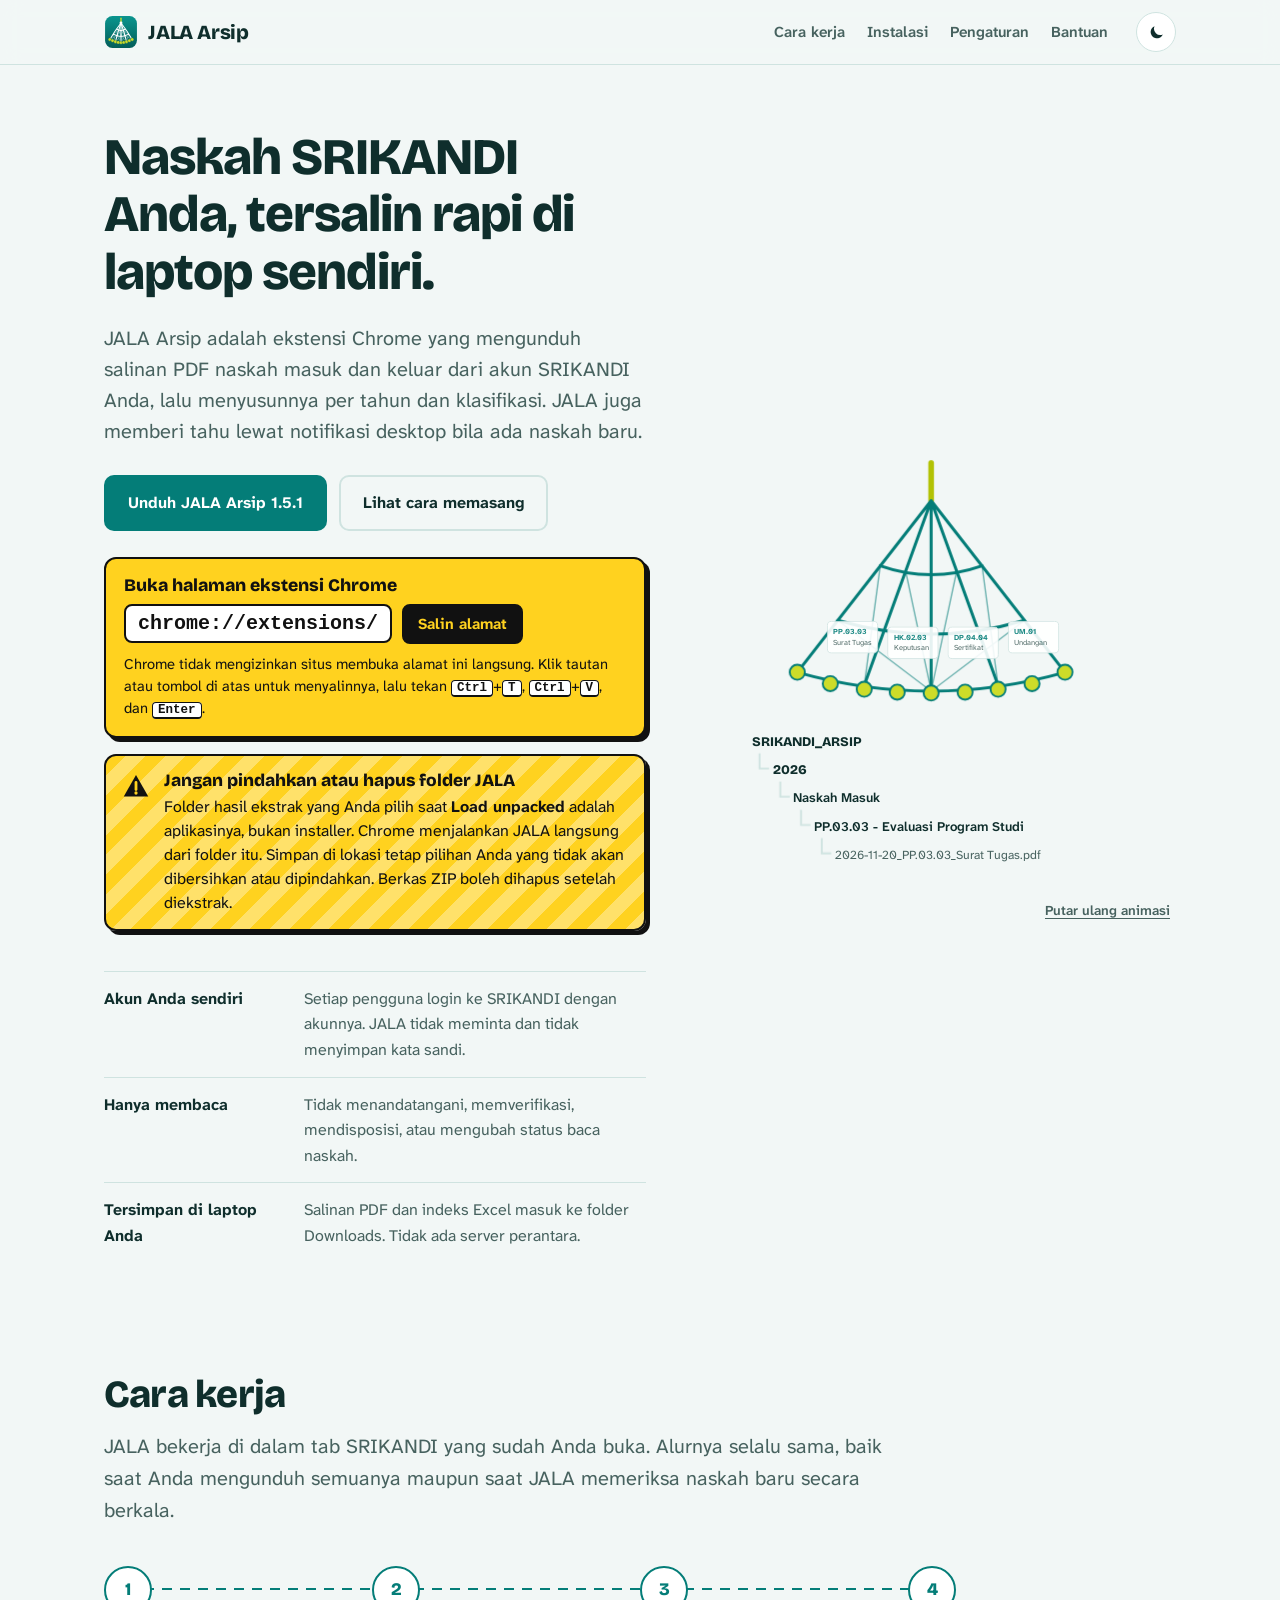
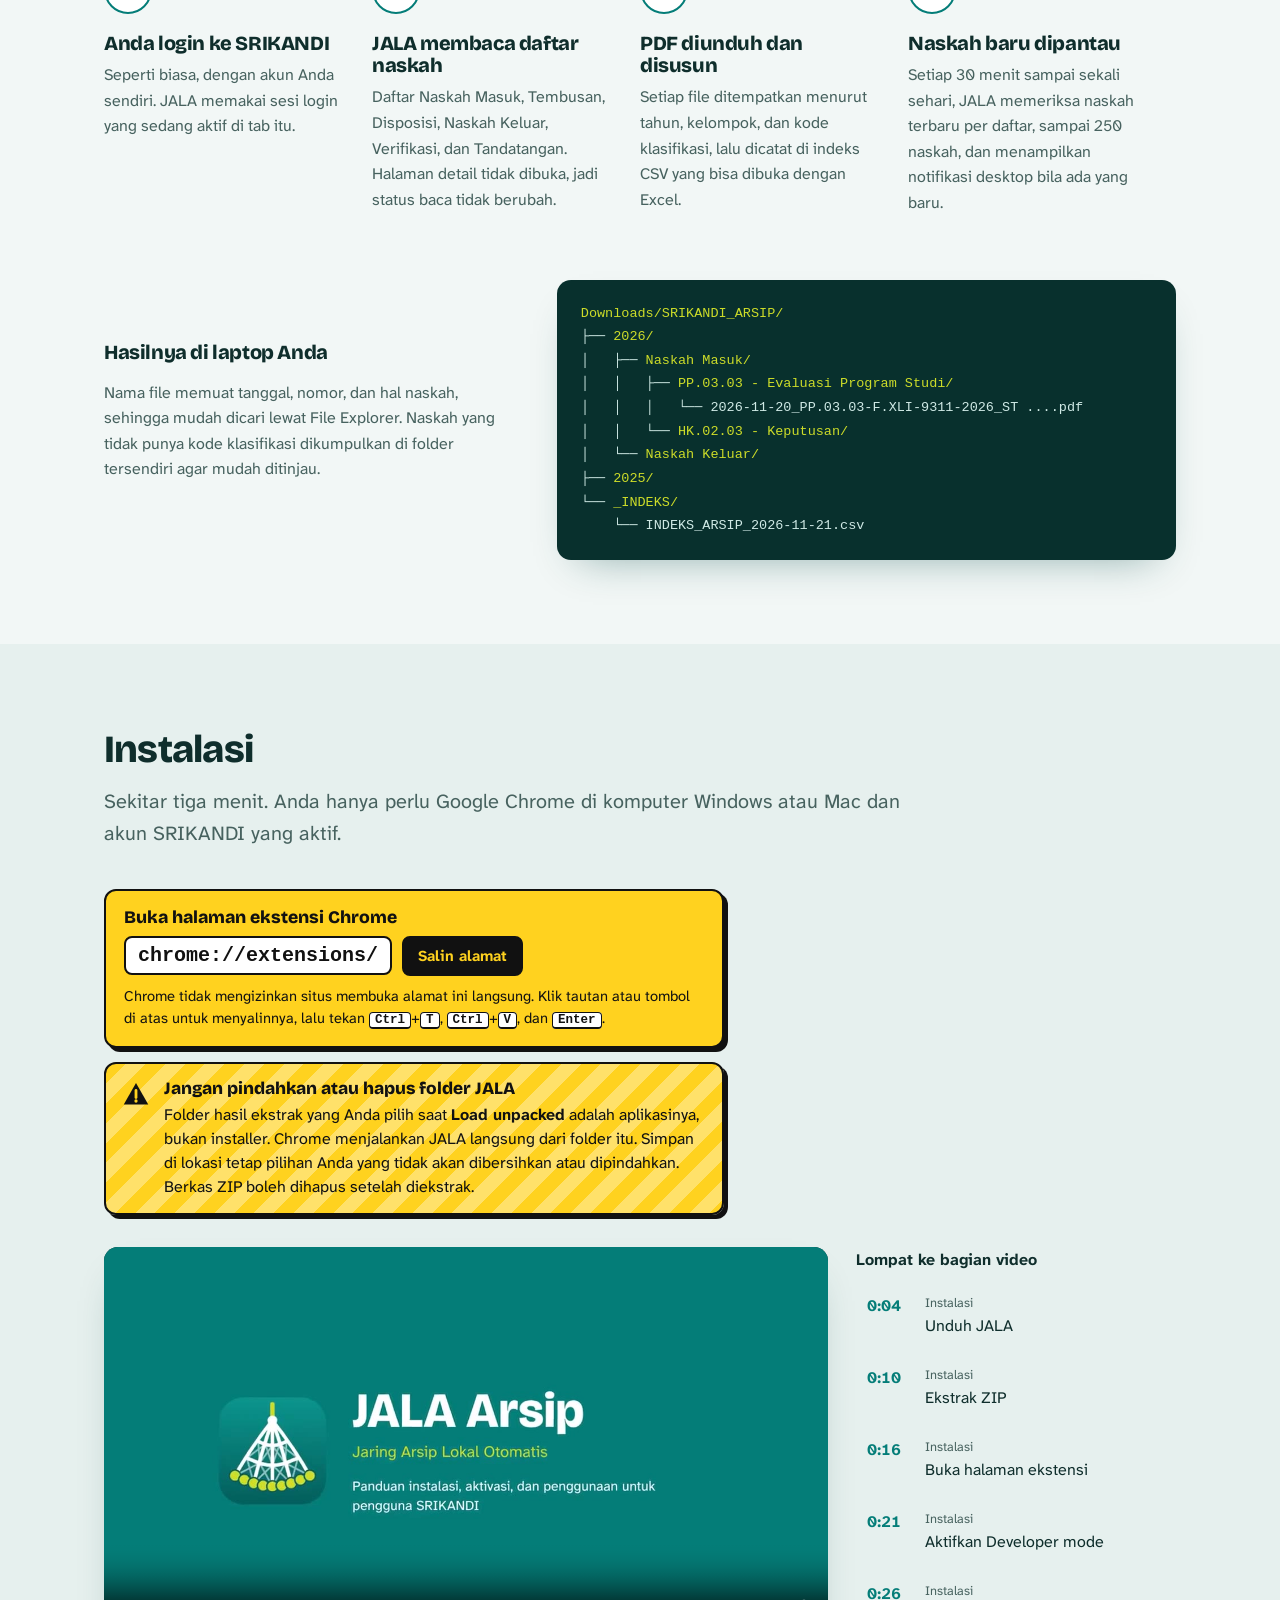
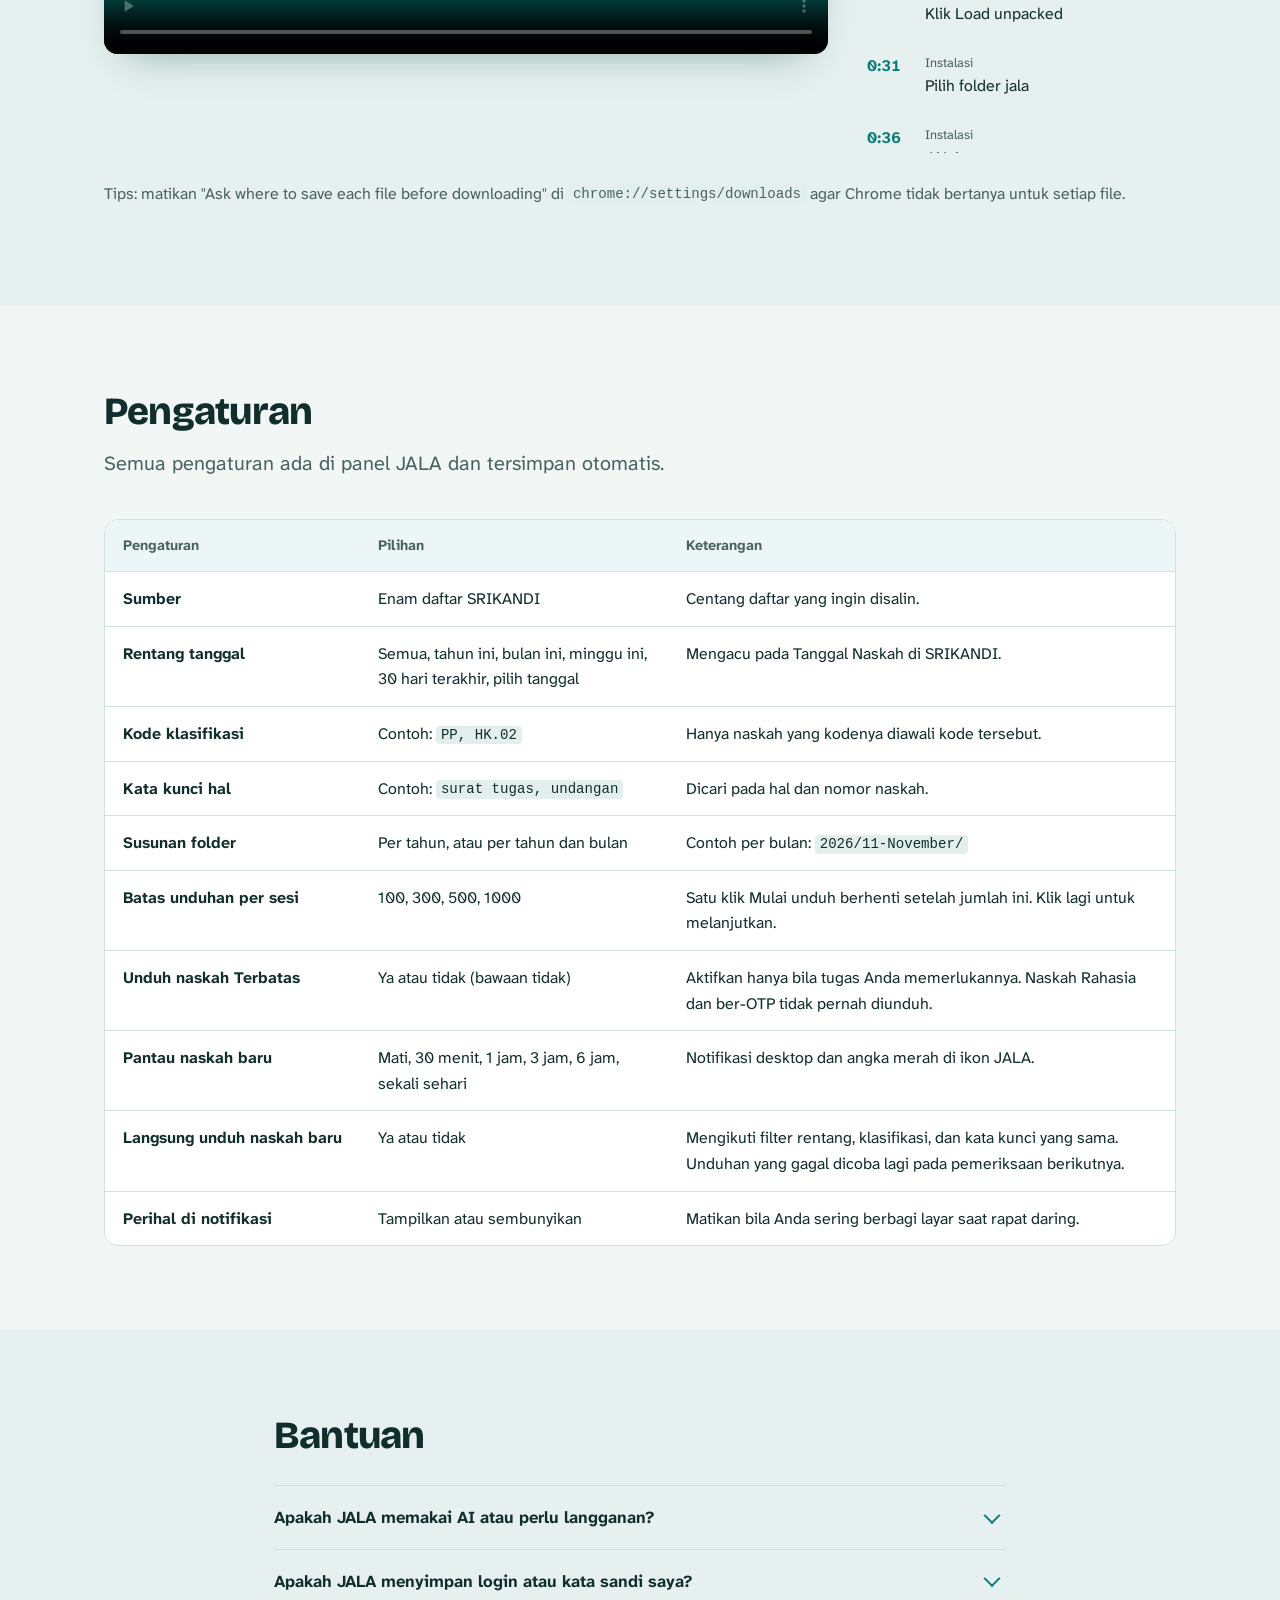
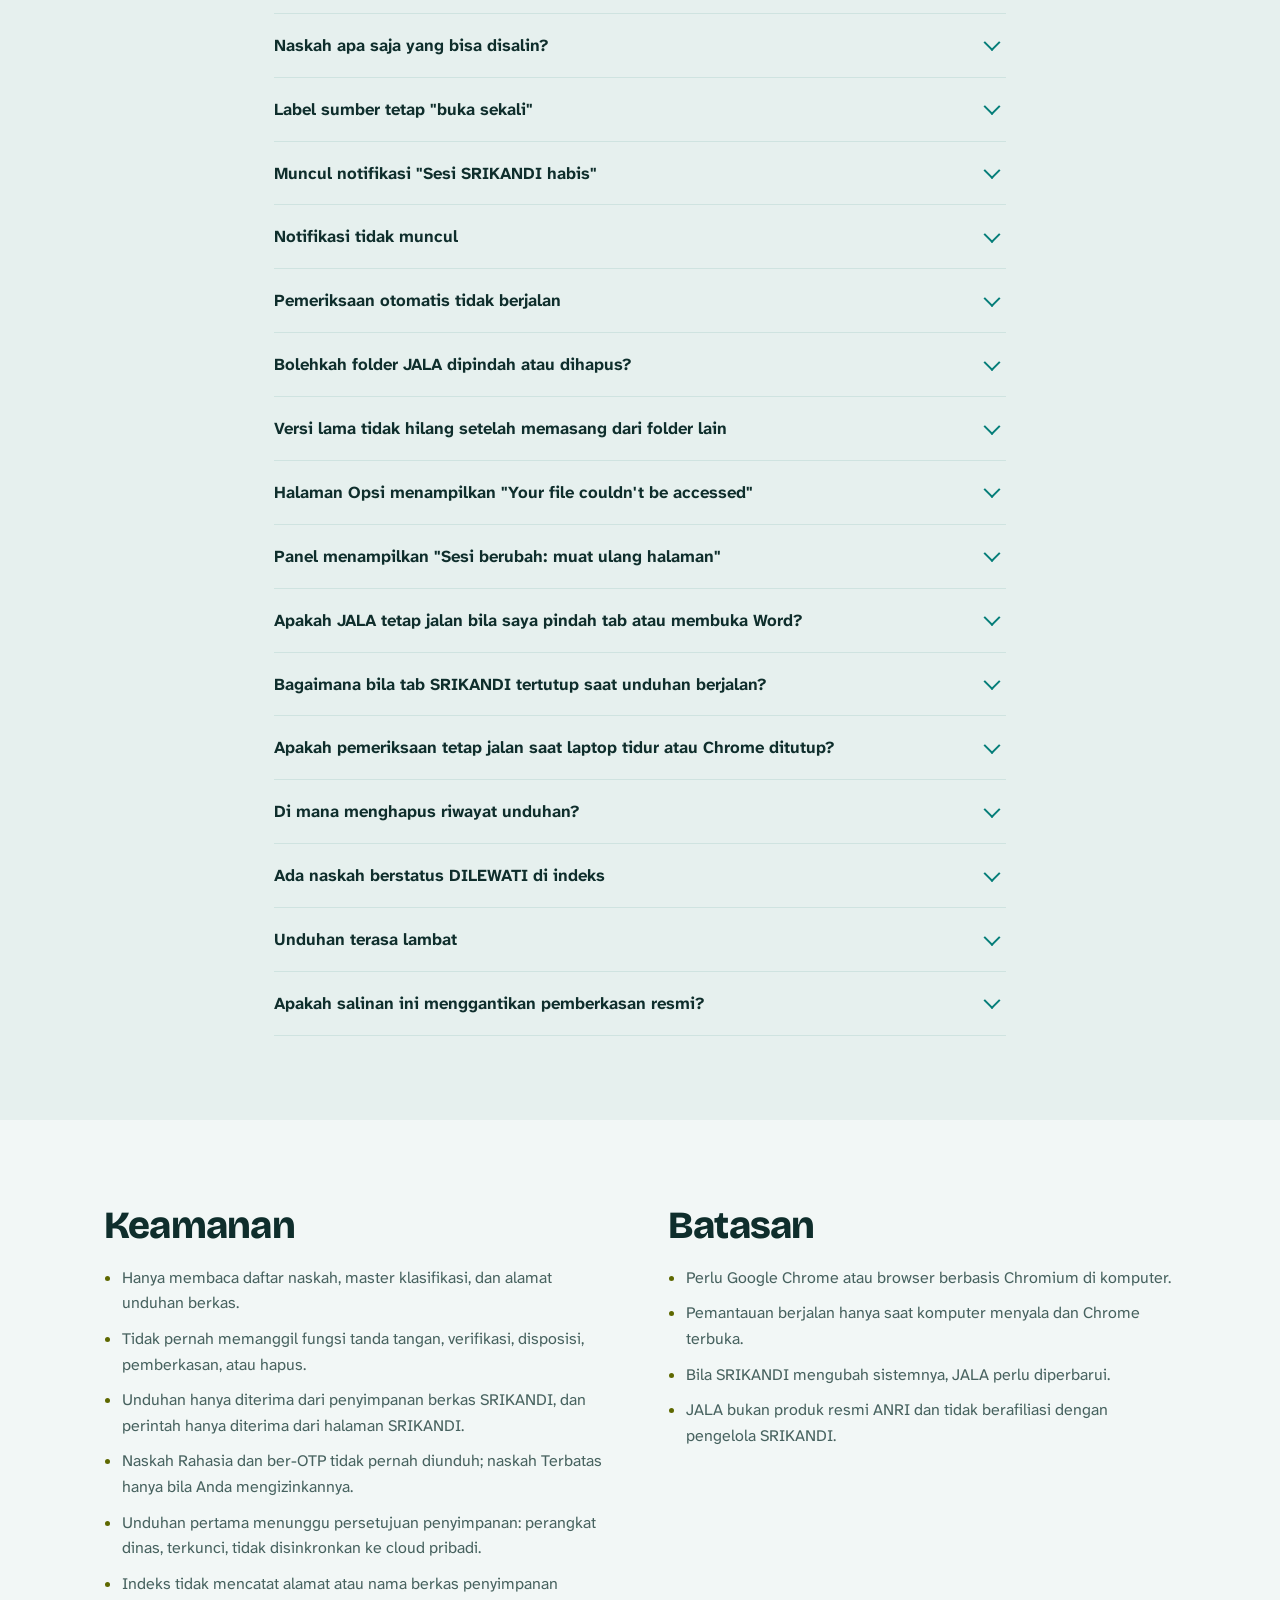
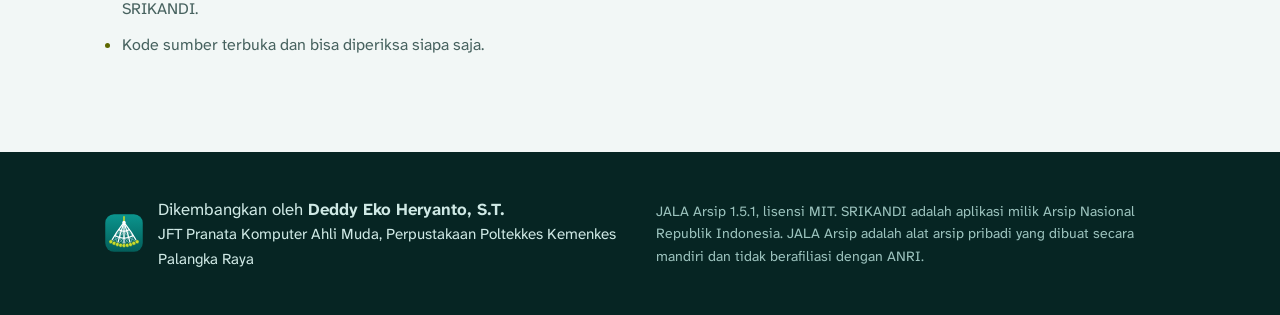
<file: docs/index.html>
<!doctype html>
<html lang="id" data-theme="light">
<head>
<meta charset="utf-8">
<meta name="viewport" content="width=device-width, initial-scale=1">
<title>JALA Arsip: salinan arsip pribadi untuk pengguna SRIKANDI</title>
<meta name="description" content="Ekstensi Chrome untuk menyalin naskah SRIKANDI Anda sendiri ke laptop, tersusun per tahun dan klasifikasi, dengan notifikasi naskah baru.">
<meta name="author" content="Deddy Eko Heryanto, S.T.">
<meta name="theme-color" content="#047D78">
<link rel="icon" href="assets/favicon-32.png" sizes="32x32">
<link rel="icon" href="assets/jala-icon.svg" type="image/svg+xml">
<link rel="apple-touch-icon" href="assets/apple-touch-icon.png">
<meta property="og:title" content="JALA Arsip">
<meta property="og:description" content="Naskah SRIKANDI Anda, tersalin rapi di laptop sendiri.">
<link rel="stylesheet" href="assets/fonts/fonts.css">
<link rel="stylesheet" href="assets/style.css">
<script>
  // Terapkan tema sebelum halaman digambar agar tidak berkedip.
  (function () {
    var t = null;
    try { t = localStorage.getItem('jala-theme'); } catch (e) {}
    if (!t) t = window.matchMedia && matchMedia('(prefers-color-scheme: dark)').matches ? 'dark' : 'light';
    document.documentElement.setAttribute('data-theme', t);
  })();
</script>
</head>
<body>
<a class="skip" href="#isi">Lewati ke isi</a>

<header class="top">
  <div class="wrap top-in">
    <a class="brand" href="#" aria-label="JALA Arsip, ke atas halaman">
      <img src="assets/jala-icon.svg" alt="" width="34" height="34">
      <span>JALA Arsip</span>
    </a>
    <nav aria-label="Navigasi utama">
      <a href="#cara-kerja">Cara kerja</a>
      <a href="#instalasi">Instalasi</a>
      <a href="#pengaturan">Pengaturan</a>
      <a href="#bantuan">Bantuan</a>
    </nav>
    <button class="theme" type="button" id="theme" aria-label="Ganti ke tema gelap">
      <svg class="i-moon" viewBox="0 0 24 24" aria-hidden="true"><path d="M20 14.5A8 8 0 0 1 9.5 4a8 8 0 1 0 10.5 10.5z"/></svg>
      <svg class="i-sun" viewBox="0 0 24 24" aria-hidden="true"><circle cx="12" cy="12" r="4.2"/><path d="M12 2.5v2.2M12 19.3v2.2M2.5 12h2.2M19.3 12h2.2M5.3 5.3l1.6 1.6M17.1 17.1l1.6 1.6M5.3 18.7l1.6-1.6M17.1 6.9l1.6-1.6"/></svg>
    </button>
  </div>
</header>

<main id="isi">
  <!-- HERO -->
  <section class="hero">
    <div class="wrap hero-in">
      <div class="hero-copy">
        <h1>Naskah SRIKANDI Anda, tersalin rapi di laptop sendiri.</h1>
        <p class="lead">JALA Arsip adalah ekstensi Chrome yang mengunduh salinan PDF naskah masuk dan keluar dari akun SRIKANDI Anda, lalu menyusunnya per tahun dan klasifikasi. JALA juga memberi tahu lewat notifikasi desktop bila ada naskah baru.</p>
        <div class="cta">
          <a class="btn primary" href="download/jala-arsip-v1.5.1.zip" download>Unduh JALA Arsip 1.5.1</a>
          <a class="btn ghost" href="#instalasi">Lihat cara memasang</a>
        </div>
        <div class="ext-link" id="ext-hero">
          <p class="ext-title">Buka halaman ekstensi Chrome</p>
          <div class="ext-row">
            <a class="chrome-link" href="chrome://extensions/" target="_blank" rel="noopener" data-copy="chrome://extensions/">chrome://extensions/</a>
            <button type="button" class="copy-btn" data-copy="chrome://extensions/">Salin alamat</button>
          </div>
          <p class="ext-hint" role="status">Chrome tidak mengizinkan situs membuka alamat ini langsung. Klik tautan atau tombol di atas untuk menyalinnya, lalu tekan <kbd>Ctrl</kbd>+<kbd>T</kbd>, <kbd>Ctrl</kbd>+<kbd>V</kbd>, dan <kbd>Enter</kbd>.</p>
        </div>
        <div class="folder-warn" id="warn-hero" role="note">
          <svg viewBox="0 0 24 24" width="28" height="28" aria-hidden="true"><path d="M12 2.5 22.5 21h-21z" fill="#111111"/><path d="M12 9v6" stroke="#FFD21F" stroke-width="2.4" stroke-linecap="round"/><circle cx="12" cy="18" r="1.4" fill="#FFD21F"/></svg>
          <div>
            <p class="fw-title">Jangan pindahkan atau hapus folder JALA</p>
            <p>Folder hasil ekstrak yang Anda pilih saat <b>Load unpacked</b> adalah aplikasinya, bukan installer. Chrome menjalankan JALA langsung dari folder itu. Simpan di lokasi tetap pilihan Anda yang tidak akan dibersihkan atau dipindahkan. Berkas ZIP boleh dihapus setelah diekstrak.</p>
          </div>
        </div>
        <dl class="promise">
          <div><dt>Akun Anda sendiri</dt><dd>Setiap pengguna login ke SRIKANDI dengan akunnya. JALA tidak meminta dan tidak menyimpan kata sandi.</dd></div>
          <div><dt>Hanya membaca</dt><dd>Tidak menandatangani, memverifikasi, mendisposisi, atau mengubah status baca naskah.</dd></div>
          <div><dt>Tersimpan di laptop Anda</dt><dd>Salinan PDF dan indeks Excel masuk ke folder Downloads. Tidak ada server perantara.</dd></div>
        </dl>
      </div>

      <figure class="cast" aria-label="Ilustrasi: jala menangkap naskah lalu menyusunnya ke folder per tahun dan klasifikasi">
        <svg id="cast" viewBox="0 0 520 470" role="img" aria-hidden="true">
          <g class="net">
            <line class="rope" x1="260" y1="0" x2="260" y2="40"/>
            <g class="mesh">
              <path d="M260 40 L118 222 M260 40 L189 236 M260 40 L260 242 M260 40 L331 236 M260 40 L402 222"/>
              <path d="M206 109 Q260 128 314 109 M161 167 Q260 196 359 167 M118 222 Q260 262 402 222"/>
              <path class="thin" d="M206 109 L189 236 M314 109 L331 236 M233 115 L260 242 M287 115 L260 242 M161 167 L260 242 M359 167 L260 242"/>
            </g>
            <g class="weights">
              <circle cx="118" cy="222" r="8"/><circle cx="153" cy="234" r="8"/><circle cx="189" cy="240" r="8"/><circle cx="224" cy="243" r="8"/><circle cx="260" cy="244" r="8"/><circle cx="296" cy="243" r="8"/><circle cx="331" cy="240" r="8"/><circle cx="367" cy="234" r="8"/><circle cx="402" cy="222" r="8"/>
            </g>
          </g>
          <g class="stream">
            <g class="doc d1"><rect width="86" height="54" rx="7"/><text x="10" y="22">PP.03.03</text><text x="10" y="40" class="s">Surat Tugas</text></g>
            <g class="doc d2"><rect width="86" height="54" rx="7"/><text x="10" y="22">HK.02.03</text><text x="10" y="40" class="s">Keputusan</text></g>
            <g class="doc d3"><rect width="86" height="54" rx="7"/><text x="10" y="22">DP.04.04</text><text x="10" y="40" class="s">Sertifikat</text></g>
            <g class="doc d4"><rect width="86" height="54" rx="7"/><text x="10" y="22">UM.01</text><text x="10" y="40" class="s">Undangan</text></g>
          </g>
          <g class="tree" transform="translate(70 300)">
            <text class="t0" x="0" y="0">SRIKANDI_ARSIP</text>
            <text class="t1" x="22" y="30">2026</text>
            <text class="t2" x="44" y="60">Naskah Masuk</text>
            <text class="t3" x="66" y="90">PP.03.03 - Evaluasi Program Studi</text>
            <text class="t4" x="88" y="120">2026-11-20_PP.03.03_Surat Tugas.pdf</text>
            <path class="branch" d="M8 8 V24 H18 M30 38 V54 H40 M52 68 V84 H62 M74 98 V114 H84"/>
          </g>
        </svg>
        <button class="replay" type="button" id="replay">Putar ulang animasi</button>
      </figure>
    </div>
  </section>

  <!-- CARA KERJA -->
  <section id="cara-kerja" class="band">
    <div class="wrap">
      <h2>Cara kerja</h2>
      <p class="intro">JALA bekerja di dalam tab SRIKANDI yang sudah Anda buka. Alurnya selalu sama, baik saat Anda mengunduh semuanya maupun saat JALA memeriksa naskah baru secara berkala.</p>
      <ol class="flow">
        <li><h3>Anda login ke SRIKANDI</h3><p>Seperti biasa, dengan akun Anda sendiri. JALA memakai sesi login yang sedang aktif di tab itu.</p></li>
        <li><h3>JALA membaca daftar naskah</h3><p>Daftar Naskah Masuk, Tembusan, Disposisi, Naskah Keluar, Verifikasi, dan Tandatangan. Halaman detail tidak dibuka, jadi status baca tidak berubah.</p></li>
        <li><h3>PDF diunduh dan disusun</h3><p>Setiap file ditempatkan menurut tahun, kelompok, dan kode klasifikasi, lalu dicatat di indeks CSV yang bisa dibuka dengan Excel.</p></li>
        <li><h3>Naskah baru dipantau</h3><p>Setiap 30 menit sampai sekali sehari, JALA memeriksa naskah terbaru per daftar, sampai 250 naskah, dan menampilkan notifikasi desktop bila ada yang baru.</p></li>
      </ol>

      <div class="result">
        <div>
          <h3>Hasilnya di laptop Anda</h3>
          <p>Nama file memuat tanggal, nomor, dan hal naskah, sehingga mudah dicari lewat File Explorer. Naskah yang tidak punya kode klasifikasi dikumpulkan di folder tersendiri agar mudah ditinjau.</p>
        </div>
<pre class="tree-box" aria-label="Contoh susunan folder"><span class="f">Downloads/SRIKANDI_ARSIP/</span>
├── <span class="f">2026/</span>
│   ├── <span class="f">Naskah Masuk/</span>
│   │   ├── <span class="f">PP.03.03 - Evaluasi Program Studi/</span>
│   │   │   └── 2026-11-20_PP.03.03-F.XLI-9311-2026_ST ....pdf
│   │   └── <span class="f">HK.02.03 - Keputusan/</span>
│   └── <span class="f">Naskah Keluar/</span>
├── <span class="f">2025/</span>
└── <span class="f">_INDEKS/</span>
    └── INDEKS_ARSIP_2026-11-21.csv</pre>
      </div>
    </div>
  </section>

  <!-- INSTALASI -->
  <section id="instalasi" class="band alt">
    <div class="wrap">
      <h2>Instalasi</h2>
      <p class="intro">Sekitar tiga menit. Anda hanya perlu Google Chrome di komputer Windows atau Mac dan akun SRIKANDI yang aktif.</p>

      <div class="ext-link" id="ext-install">
          <p class="ext-title">Buka halaman ekstensi Chrome</p>
          <div class="ext-row">
            <a class="chrome-link" href="chrome://extensions/" target="_blank" rel="noopener" data-copy="chrome://extensions/">chrome://extensions/</a>
            <button type="button" class="copy-btn" data-copy="chrome://extensions/">Salin alamat</button>
          </div>
          <p class="ext-hint" role="status">Chrome tidak mengizinkan situs membuka alamat ini langsung. Klik tautan atau tombol di atas untuk menyalinnya, lalu tekan <kbd>Ctrl</kbd>+<kbd>T</kbd>, <kbd>Ctrl</kbd>+<kbd>V</kbd>, dan <kbd>Enter</kbd>.</p>
        </div>
        <div class="folder-warn" id="warn-install" role="note">
          <svg viewBox="0 0 24 24" width="28" height="28" aria-hidden="true"><path d="M12 2.5 22.5 21h-21z" fill="#111111"/><path d="M12 9v6" stroke="#FFD21F" stroke-width="2.4" stroke-linecap="round"/><circle cx="12" cy="18" r="1.4" fill="#FFD21F"/></svg>
          <div>
            <p class="fw-title">Jangan pindahkan atau hapus folder JALA</p>
            <p>Folder hasil ekstrak yang Anda pilih saat <b>Load unpacked</b> adalah aplikasinya, bukan installer. Chrome menjalankan JALA langsung dari folder itu. Simpan di lokasi tetap pilihan Anda yang tidak akan dibersihkan atau dipindahkan. Berkas ZIP boleh dihapus setelah diekstrak.</p>
          </div>
        </div>

      <div class="player" id="player">
        <video id="video" controls preload="metadata" playsinline poster="media/jala-panduan-poster.jpg">
          <source src="media/jala-panduan.mp4" type="video/mp4">
          <track kind="captions" src="media/jala-panduan.vtt" srclang="id" label="Bahasa Indonesia">
          Peramban Anda tidak bisa memutar video. <a href="media/jala-panduan.mp4">Unduh videonya</a>.
        </video>
        <div class="chapters">
          <p class="chap-title">Lompat ke bagian video</p>
          <ol class="steps" id="steps"></ol>
        </div>
      </div>

      <p class="note">Tips: matikan "Ask where to save each file before downloading" di <code>chrome://settings/downloads</code> agar Chrome tidak bertanya untuk setiap file.</p>
    </div>
  </section>

  <!-- PENGATURAN -->
  <section id="pengaturan" class="band">
    <div class="wrap">
      <h2>Pengaturan</h2>
      <p class="intro">Semua pengaturan ada di panel JALA dan tersimpan otomatis.</p>
      <div class="table-wrap">
        <table>
          <thead><tr><th scope="col">Pengaturan</th><th scope="col">Pilihan</th><th scope="col">Keterangan</th></tr></thead>
          <tbody>
            <tr><th scope="row">Sumber</th><td>Enam daftar SRIKANDI</td><td>Centang daftar yang ingin disalin.</td></tr>
            <tr><th scope="row">Rentang tanggal</th><td>Semua, tahun ini, bulan ini, minggu ini, 30 hari terakhir, pilih tanggal</td><td>Mengacu pada Tanggal Naskah di SRIKANDI.</td></tr>
            <tr><th scope="row">Kode klasifikasi</th><td>Contoh: <code>PP, HK.02</code></td><td>Hanya naskah yang kodenya diawali kode tersebut.</td></tr>
            <tr><th scope="row">Kata kunci hal</th><td>Contoh: <code>surat tugas, undangan</code></td><td>Dicari pada hal dan nomor naskah.</td></tr>
            <tr><th scope="row">Susunan folder</th><td>Per tahun, atau per tahun dan bulan</td><td>Contoh per bulan: <code>2026/11-November/</code></td></tr>
            <tr><th scope="row">Batas unduhan per sesi</th><td>100, 300, 500, 1000</td><td>Satu klik Mulai unduh berhenti setelah jumlah ini. Klik lagi untuk melanjutkan.</td></tr>
            <tr><th scope="row">Unduh naskah Terbatas</th><td>Ya atau tidak (bawaan tidak)</td><td>Aktifkan hanya bila tugas Anda memerlukannya. Naskah Rahasia dan ber-OTP tidak pernah diunduh.</td></tr>
            <tr><th scope="row">Pantau naskah baru</th><td>Mati, 30 menit, 1 jam, 3 jam, 6 jam, sekali sehari</td><td>Notifikasi desktop dan angka merah di ikon JALA.</td></tr>
            <tr><th scope="row">Langsung unduh naskah baru</th><td>Ya atau tidak</td><td>Mengikuti filter rentang, klasifikasi, dan kata kunci yang sama. Unduhan yang gagal dicoba lagi pada pemeriksaan berikutnya.</td></tr>
            <tr><th scope="row">Perihal di notifikasi</th><td>Tampilkan atau sembunyikan</td><td>Matikan bila Anda sering berbagi layar saat rapat daring.</td></tr>
          </tbody>
        </table>
      </div>
    </div>
  </section>

  <!-- BANTUAN -->
  <section id="bantuan" class="band alt">
    <div class="wrap narrow">
      <h2>Bantuan</h2>
      <div class="faq">
        <details><summary>Apakah JALA memakai AI atau perlu langganan?</summary><p>Tidak. JALA adalah skrip otomasi biasa yang berjalan di Chrome. Gratis, tanpa akun tambahan, dan tanpa mengirim naskah ke layanan AI mana pun.</p></details>
        <details><summary>Apakah JALA menyimpan login atau kata sandi saya?</summary><p>Tidak. JALA memakai sesi login SRIKANDI yang sedang aktif di tab Anda, hanya di memori tab itu. Yang disimpan hanyalah pengaturan dan daftar ID naskah yang sudah dilihat atau diunduh.</p></details>
        <details><summary>Naskah apa saja yang bisa disalin?</summary><p>Hanya naskah yang memang bisa Anda lihat di SRIKANDI dengan akun Anda: yang ditujukan, ditembuskan, didisposisikan, diverifikasi, ditandatangani, atau dibuat oleh Anda. JALA tidak membuka akses baru.</p></details>
        <details><summary>Label sumber tetap "buka sekali"</summary><p>Klik tautan "buka" di sebelah sumber tersebut, atau buka daftarnya dari menu SRIKANDI. JALA mempelajari alamat daftar saat halaman itu dimuat dan mengingatnya untuk seterusnya.</p></details>
        <details><summary>Muncul notifikasi "Sesi SRIKANDI habis"</summary><p>Login ulang ke SRIKANDI di Chrome. Pemeriksaan berikutnya akan berjalan normal. JALA tidak bisa login sendiri karena memang tidak menyimpan kata sandi.</p></details>
        <details><summary>Notifikasi tidak muncul</summary><p>Klik Tes notifikasi di panel JALA. Kalau tetap tidak muncul, buka Settings Windows, lalu System, Notifications, dan pastikan Google Chrome aktif serta mode Do not disturb mati.</p></details>
        <details><summary>Pemeriksaan otomatis tidak berjalan</summary><p>Pemeriksaan hanya berjalan saat komputer menyala dan Chrome terbuka. Kalau laptop tidur atau Chrome ditutup, pemeriksaan dilanjutkan pada jadwal berikutnya.</p></details>
        <details><summary>Bolehkah folder JALA dipindah atau dihapus?</summary><p>Tidak, selama JALA dipakai. Chrome menjalankan JALA langsung dari folder itu. Bila terlanjur dipindah, klik Load unpacked di chrome://extensions dan pilih folder di lokasi barunya. Mulai versi 1.4, kartu lama otomatis tergantikan dan riwayat tetap tersimpan. Yang boleh dihapus hanyalah berkas ZIP hasil unduhan.</p></details>
        <details><summary>Versi lama tidak hilang setelah memasang dari folder lain</summary><p>Versi sebelum 1.4 belum punya ID tetap, jadi setiap folder dianggap ekstensi berbeda. Buka chrome://extensions dan klik Remove pada semua JALA versi lama. Mulai 1.4, ID-nya tetap (bgpfanedbfemacdgbgbnhmjmgaaahagp), sehingga memasang dari folder lain langsung menggantikan versi sebelumnya.</p></details>
        <details><summary>Halaman Opsi menampilkan "Your file couldn't be accessed"</summary><p>JALA itu terpasang dari folder yang sudah dipindah, dihapus, atau isinya ditimpa versi lain. Hapus entrinya di chrome://extensions, lalu pasang ulang dari folder yang tetap dan jangan dipindahkan selama JALA dipakai.</p></details>
        <details><summary>Panel menampilkan "Sesi berubah: muat ulang halaman"</summary><p>JALA mendeteksi token sesi yang berbeda di halaman yang sama dan berhenti demi keamanan. Tekan F5 di tab SRIKANDI, lalu jalankan lagi.</p></details>
        <details><summary>Apakah JALA tetap jalan bila saya pindah tab atau membuka Word?</summary><p>Ya. Pindah tab atau membuka aplikasi lain seperti Word tidak menghentikan JALA, selama Chrome tetap terbuka dan tab SRIKANDI tidak ditutup. Tab di latar belakang bisa berjalan lebih lambat.</p></details>
        <details><summary>Bagaimana bila tab SRIKANDI tertutup saat unduhan berjalan?</summary><p>Antrean unduhan ikut berhenti. File yang sudah selesai tetap ada. Buka lagi SRIKANDI, klik JALA, lalu klik Mulai unduh: file yang sudah tersimpan dilewati dan proses dilanjutkan. Untuk pemantauan terjadwal, JALA bisa membuka tab SRIKANDI sendiri di latar belakang bila opsi itu aktif.</p></details>
        <details><summary>Apakah pemeriksaan tetap jalan saat laptop tidur atau Chrome ditutup?</summary><p>Tidak. JALA tidak membangunkan komputer. Pemeriksaan dilanjutkan pada jadwal berikutnya setelah Chrome kembali aktif.</p></details>
        <details><summary>Di mana menghapus riwayat unduhan?</summary><p>Klik kanan ikon JALA Arsip di toolbar Chrome, lalu pilih Opsi. Tombol penghapus sengaja ditempatkan di halaman itu agar tidak bisa dipicu dari situs mana pun.</p></details>
        <details><summary>Ada naskah berstatus DILEWATI di indeks</summary><p>Naskah tersebut dilindungi OTP di SRIKANDI. Buka dan unduh secara manual dari SRIKANDI.</p></details>
        <details><summary>Unduhan terasa lambat</summary><p>Lihat log di panel: setiap baris menampilkan waktu mengambil alamat file dan waktu unduh. Naikkan "Unduhan bersamaan" menjadi 3 bila koneksi stabil, dan biarkan tab SRIKANDI terlihat selama unduhan penuh.</p></details>
        <details><summary>Apakah salinan ini menggantikan pemberkasan resmi?</summary><p>Tidak. JALA membuat salinan cadangan pribadi. Arsip dinamis yang sah tetap dikelola melalui menu Pemberkasan Arsip Aktif di SRIKANDI.</p></details>
      </div>
    </div>
  </section>

  <!-- KEAMANAN & BATASAN -->
  <section class="band">
    <div class="wrap two">
      <div>
        <h2>Keamanan</h2>
        <ul class="plain">
          <li>Hanya membaca daftar naskah, master klasifikasi, dan alamat unduhan berkas.</li>
          <li>Tidak pernah memanggil fungsi tanda tangan, verifikasi, disposisi, pemberkasan, atau hapus.</li>
          <li>Unduhan hanya diterima dari penyimpanan berkas SRIKANDI, dan perintah hanya diterima dari halaman SRIKANDI.</li>
          <li>Naskah Rahasia dan ber-OTP tidak pernah diunduh; naskah Terbatas hanya bila Anda mengizinkannya.</li>
          <li>Unduhan pertama menunggu persetujuan penyimpanan: perangkat dinas, terkunci, tidak disinkronkan ke cloud pribadi.</li>
          <li>Indeks tidak mencatat alamat atau nama berkas penyimpanan SRIKANDI.</li>
          <li>Kode sumber terbuka dan bisa diperiksa siapa saja.</li>
        </ul>
      </div>
      <div>
        <h2>Batasan</h2>
        <ul class="plain">
          <li>Perlu Google Chrome atau browser berbasis Chromium di komputer.</li>
          <li>Pemantauan berjalan hanya saat komputer menyala dan Chrome terbuka.</li>
          <li>Bila SRIKANDI mengubah sistemnya, JALA perlu diperbarui.</li>
          <li>JALA bukan produk resmi ANRI dan tidak berafiliasi dengan pengelola SRIKANDI.</li>
        </ul>
      </div>
    </div>
  </section>
</main>

<footer class="foot">
  <div class="wrap foot-in">
    <div class="who">
      <img src="assets/jala-icon.svg" alt="" width="40" height="40">
      <div>
        <p class="dev">Dikembangkan oleh <b>Deddy Eko Heryanto, S.T.</b></p>
        <p>JFT Pranata Komputer Ahli Muda, Perpustakaan Poltekkes Kemenkes Palangka Raya</p>
      </div>
    </div>
    <p class="legal">JALA Arsip 1.5.1, lisensi MIT. SRIKANDI adalah aplikasi milik Arsip Nasional Republik Indonesia. JALA Arsip adalah alat arsip pribadi yang dibuat secara mandiri dan tidak berafiliasi dengan ANRI.</p>
  </div>
</footer>

<script src="assets/chapters.js"></script>
<script src="assets/app.js"></script>
</body>
</html>
</file>
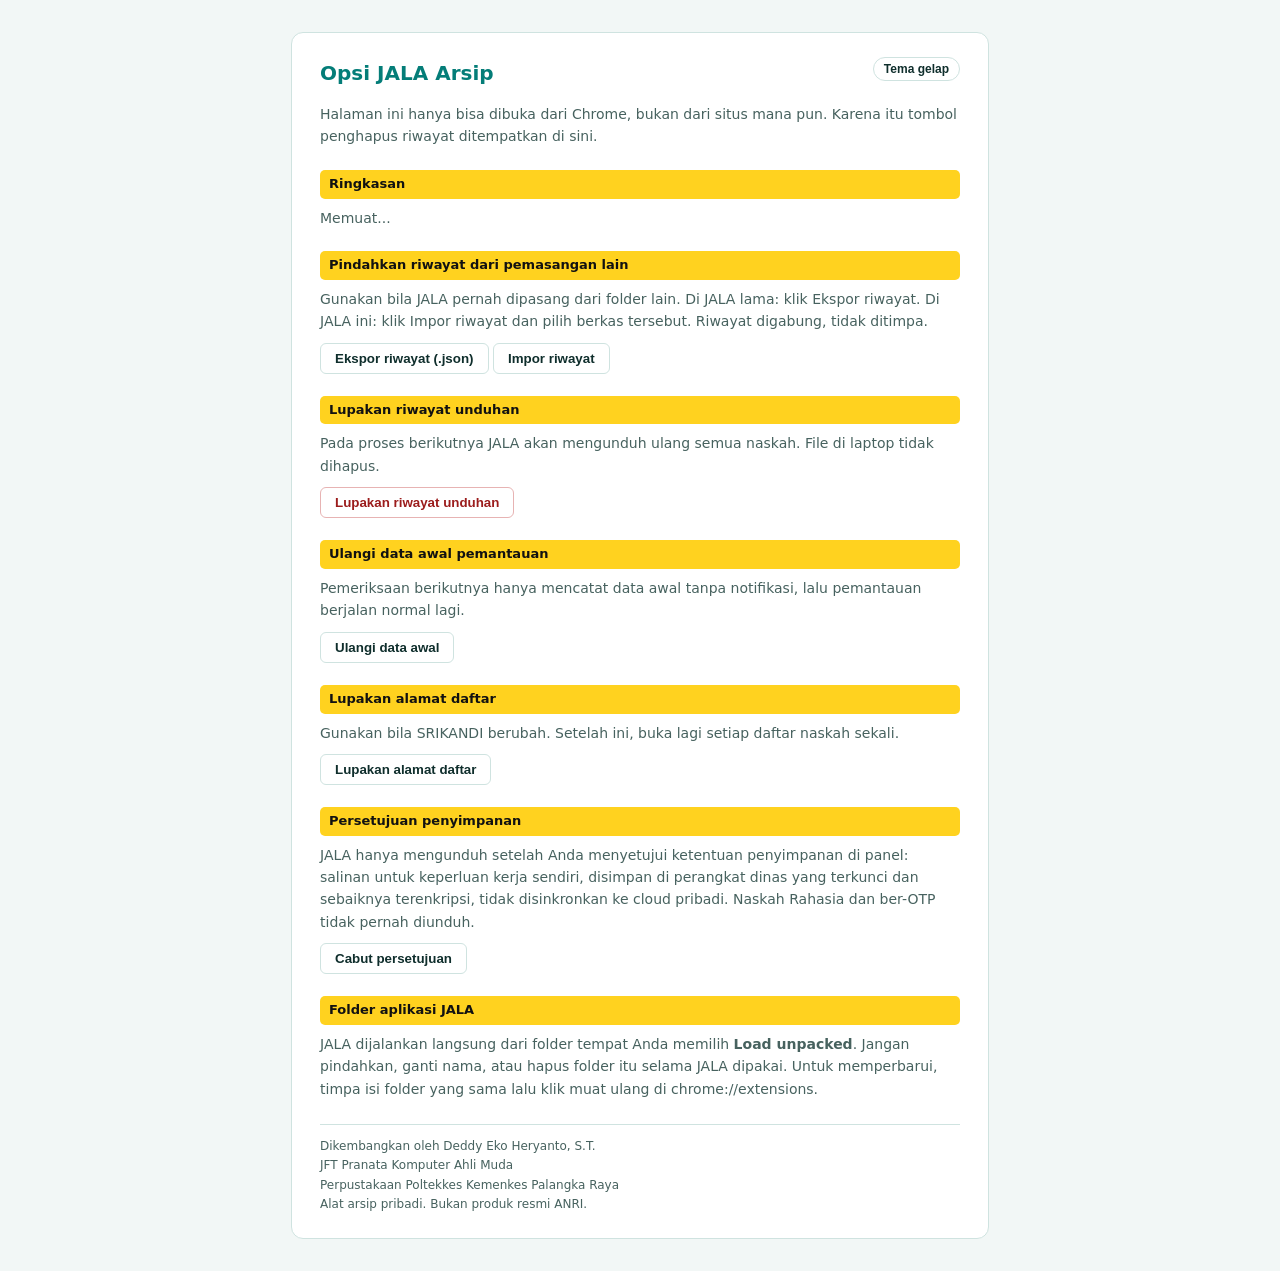
<file: extension/options.html>
<!doctype html>
<html lang="id">
<head>
<meta charset="utf-8">
<title>Opsi JALA Arsip</title>
<style>
  :root{--bg:#F2F7F6;--card:#FFFFFF;--ink:#0F2E2C;--muted:#47625F;--line:#CFE3E0;--accent:#047D78;--btn:#FFFFFF;--danger:#9B1C1C;--danger-line:#E7B3B3}
  :root[data-theme=dark]{--bg:#062523;--card:#0B3431;--ink:#E4F3F1;--muted:#9CC3BE;--line:#17504C;--accent:#00B9AD;--btn:#082D2B;--danger:#FF9C9C;--danger-line:#7A3B3B}
  body{font:14px/1.6 system-ui,"Segoe UI",sans-serif;color:var(--ink);background:var(--bg);margin:0;padding:32px}
  main{max-width:640px;margin:0 auto;background:var(--card);border:1px solid var(--line);border-radius:12px;padding:24px 28px}
  h1{font-size:20px;color:var(--accent);margin:0 0 4px}
  h2{font-size:13px;margin:22px 0 8px;background:#FFD21F;color:#111111;padding:4px 9px;border-radius:5px}
  p{margin:4px 0 10px;color:var(--muted)}
  button{padding:7px 14px;border-radius:6px;border:1px solid var(--line);background:var(--btn);color:var(--ink);font-weight:600;cursor:pointer}
  button.danger{border-color:var(--danger-line);color:var(--danger)}
  button:focus-visible{outline:2px solid #FFD21F;outline-offset:2px}
  dl{display:grid;grid-template-columns:220px 1fr;gap:4px 12px;margin:0}
  dt{color:var(--muted)} dd{margin:0;font-weight:600}
  #msg{margin-top:16px;font-weight:600;color:var(--accent)}
  .top{display:flex;align-items:flex-start;gap:12px}
  #theme{margin-left:auto;border-radius:16px;padding:4px 10px;font-size:12px}
  footer{margin-top:24px;font-size:12px;color:var(--muted);border-top:1px solid var(--line);padding-top:12px}
</style>
</head>
<body>
<main>
  <div class="top"><div><h1>Opsi JALA Arsip</h1><p id="ver"></p></div><button id="theme" type="button">Tema gelap</button></div>
  <p>Halaman ini hanya bisa dibuka dari Chrome, bukan dari situs mana pun. Karena itu tombol penghapus riwayat ditempatkan di sini.</p>

  <h2>Ringkasan</h2>
  <dl id="stats"><dt>Memuat...</dt><dd></dd></dl>

  <h2>Pindahkan riwayat dari pemasangan lain</h2>
  <p>Gunakan bila JALA pernah dipasang dari folder lain. Di JALA lama: klik Ekspor riwayat. Di JALA ini: klik Impor riwayat dan pilih berkas tersebut. Riwayat digabung, tidak ditimpa.</p>
  <p><button id="export">Ekspor riwayat (.json)</button> <button id="importBtn">Impor riwayat</button> <input type="file" id="importFile" accept="application/json,.json" hidden></p>

  <h2>Lupakan riwayat unduhan</h2>
  <p>Pada proses berikutnya JALA akan mengunduh ulang semua naskah. File di laptop tidak dihapus.</p>
  <button class="danger" id="resetDone">Lupakan riwayat unduhan</button>

  <h2>Ulangi data awal pemantauan</h2>
  <p>Pemeriksaan berikutnya hanya mencatat data awal tanpa notifikasi, lalu pemantauan berjalan normal lagi.</p>
  <button id="resetKnown">Ulangi data awal</button>

  <h2>Lupakan alamat daftar</h2>
  <p>Gunakan bila SRIKANDI berubah. Setelah ini, buka lagi setiap daftar naskah sekali.</p>
  <button id="resetTemplates">Lupakan alamat daftar</button>

  <h2>Persetujuan penyimpanan</h2>
  <p>JALA hanya mengunduh setelah Anda menyetujui ketentuan penyimpanan di panel: salinan untuk keperluan kerja sendiri, disimpan di perangkat dinas yang terkunci dan sebaiknya terenkripsi, tidak disinkronkan ke cloud pribadi. Naskah Rahasia dan ber-OTP tidak pernah diunduh.</p>
  <button id="resetConsent">Cabut persetujuan</button>

  <div id="msg" role="status"></div>
  <h2>Folder aplikasi JALA</h2>
  <p>JALA dijalankan langsung dari folder tempat Anda memilih <b>Load unpacked</b>. Jangan pindahkan, ganti nama, atau hapus folder itu selama JALA dipakai. Untuk memperbarui, timpa isi folder yang sama lalu klik muat ulang di chrome://extensions.</p>
  <footer>Dikembangkan oleh Deddy Eko Heryanto, S.T.<br>JFT Pranata Komputer Ahli Muda<br>Perpustakaan Poltekkes Kemenkes Palangka Raya<br>Alat arsip pribadi. Bukan produk resmi ANRI.</footer>
</main>
<script src="options.js"></script>
</body>
</html>
</file>
<file: docs/assets/fonts/fonts.css>
/* Huruf di-hosting sendiri (SIL Open Font License) agar situs tetap rapi di jaringan kantor yang memblokir Google Fonts. */
@font-face { font-family: "Bricolage Grotesque"; src: url("bricolage-grotesque.woff2") format("woff2"); font-weight: 200 800; font-display: swap; }
@font-face { font-family: "Atkinson Hyperlegible Next"; src: url("atkinson-next-400.woff2") format("woff2"); font-weight: 400; font-display: swap; }
@font-face { font-family: "Atkinson Hyperlegible Next"; src: url("atkinson-next-600.woff2") format("woff2"); font-weight: 600; font-display: swap; }
@font-face { font-family: "Atkinson Hyperlegible Next"; src: url("atkinson-next-700.woff2") format("woff2"); font-weight: 700; font-display: swap; }
</file>
<file: docs/assets/style.css>
/* JALA: situs dokumentasi
   Palet diambil dari identitas Poltekkes Kemenkes Palangka Raya (polkesraya.ac.id). */

:root {
  --sungai: #047D78;      /* teal tua, warna utama */
  --toska: #00B9AD;       /* turquoise Kemenkes */
  --limau: #B2C204;       /* hijau limau */
  --limau-muda: #CDDC29;
  --limau-teks: #5E6800;  /* limau yang lolos kontras untuk teks di latar terang */

  --bg: #F2F7F6;
  --bg-alt: #E6F0EE;
  --surface: #FFFFFF;
  --ink: #0F2E2C;
  --muted: #47625F;
  --line: #CFE3E0;
  --accent: var(--sungai);
  --accent-ink: #FFFFFF;
  --link: #036A66;
  --mark: var(--limau-teks);
  --code-bg: #E3EFED;
  --shadow: 0 18px 40px -22px rgba(4, 72, 69, .45);

  --f-display: "Bricolage Grotesque", "Segoe UI", system-ui, sans-serif;
  --f-body: "Atkinson Hyperlegible Next", "Atkinson Hyperlegible", "Segoe UI", system-ui, sans-serif;

  /* skala tipografi 1.25 */
  --s-1: .8rem; --s0: 1rem; --s1: 1.25rem; --s2: 1.563rem; --s3: 1.953rem; --s4: 2.441rem; --s5: 3.2rem;
  --wrap: 1120px;
}

[data-theme="dark"] {
  --bg: #062523;
  --bg-alt: #082D2B;
  --surface: #0B3431;
  --ink: #E4F3F1;
  --muted: #9CC3BE;
  --line: #17504C;
  --accent: var(--toska);
  --accent-ink: #032B29;
  --link: #5FE0D6;
  --mark: var(--limau-muda);
  --code-bg: #0F3D3A;
  --shadow: 0 18px 40px -22px rgba(0, 0, 0, .7);
}

* { box-sizing: border-box; }
html { scroll-behavior: smooth; scroll-padding-top: 76px; }
body {
  margin: 0; background: var(--bg); color: var(--ink);
  font: 400 var(--s0)/1.6 var(--f-body);
  -webkit-font-smoothing: antialiased;
  transition: background-color .25s, color .25s;
}
img { max-width: 100%; }
a { color: var(--link); text-underline-offset: 3px; }
code { font-family: ui-monospace, "Cascadia Mono", Consolas, monospace; font-size: .88em; background: var(--code-bg); padding: .1em .35em; border-radius: 4px; }
:focus-visible { outline: 3px solid var(--limau); outline-offset: 3px; border-radius: 4px; }
.wrap { max-width: var(--wrap); margin: 0 auto; padding: 0 24px; }
.narrow { max-width: 780px; }

.skip { position: absolute; left: -999px; top: 8px; background: var(--accent); color: var(--accent-ink); padding: 8px 12px; z-index: 20; border-radius: 6px; }
.skip:focus { left: 12px; }

/* header */
.top { position: sticky; top: 0; z-index: 10; background: color-mix(in srgb, var(--bg) 88%, transparent); backdrop-filter: blur(10px); border-bottom: 1px solid var(--line); }
.top-in { display: flex; align-items: center; gap: 28px; height: 64px; }
.brand { display: flex; align-items: center; gap: 10px; text-decoration: none; color: var(--ink); font: 800 var(--s1)/1 var(--f-display); letter-spacing: -.01em; }
.top nav { display: flex; gap: 22px; margin-left: auto; }
.top nav a { color: var(--muted); text-decoration: none; font-weight: 600; font-size: .95rem; }
.top nav a:hover { color: var(--ink); }
.theme { width: 40px; height: 40px; border-radius: 50%; border: 1px solid var(--line); background: var(--surface); color: var(--ink); display: grid; place-items: center; cursor: pointer; }
.theme svg { width: 19px; height: 19px; fill: none; stroke: currentColor; stroke-width: 1.8; stroke-linecap: round; }
.theme .i-moon { fill: currentColor; stroke: none; }
[data-theme="dark"] .theme .i-moon, [data-theme="light"] .theme .i-sun { display: none; }

/* tombol */
.btn { display: inline-flex; align-items: center; gap: 8px; padding: 13px 22px; border-radius: 10px; font-weight: 700; text-decoration: none; border: 2px solid transparent; transition: transform .15s, background-color .2s; }
.btn:active { transform: translateY(1px); }
.btn.primary { background: var(--accent); color: var(--accent-ink); }
.btn.primary:hover { background: color-mix(in srgb, var(--accent) 86%, var(--ink)); }
.btn.ghost { border-color: var(--line); color: var(--ink); }
.btn.ghost:hover { border-color: var(--accent); }

/* kotak tautan halaman ekstensi: sengaja mencolok, sama di tema terang dan gelap */
.ext-link { background: #FFD21F; color: #111111; border: 2px solid #111111; border-radius: 12px; padding: 16px 18px; margin: 26px 0 0; max-width: 620px; box-shadow: 4px 4px 0 #111111; }
#ext-install { margin: 0 0 32px; }
.ext-title { margin: 0 0 8px; font: 800 1.1rem var(--f-display); }
.ext-row { display: flex; flex-wrap: wrap; gap: 10px; align-items: center; }
.chrome-link { font: 700 1.25rem ui-monospace, "Cascadia Mono", Consolas, monospace; color: #111111; background: #FFFFFF; border: 2px solid #111111; border-radius: 8px; padding: 6px 12px; text-decoration: none; }
.chrome-link:hover { background: #FFF6CC; }
.copy-btn { font: 700 .95rem var(--f-body); background: #111111; color: #FFD21F; border: 2px solid #111111; border-radius: 8px; padding: 8px 14px; cursor: pointer; }
.copy-btn:hover { background: #333333; }
.ext-link :focus-visible { outline: 3px solid #047D78; outline-offset: 3px; }
.ext-hint { margin: 10px 0 0; font-size: .92rem; line-height: 1.5; }
.ext-hint.done { font-weight: 700; }
kbd { font: 700 .85em ui-monospace, Consolas, monospace; background: #FFFFFF; color: #111111; border: 1px solid #111111; border-bottom-width: 2px; border-radius: 4px; padding: 0 5px; }

/* peringatan folder: kuning-hitam bergaris, terlihat di tema terang dan gelap */
.folder-warn { display: flex; gap: 14px; align-items: flex-start; max-width: 620px; margin: 16px 0 0; padding: 14px 16px; color: #111111; border: 2px solid #111111; border-radius: 12px;
  background: repeating-linear-gradient(135deg, #FFD21F 0 14px, #FFE16A 14px 28px); box-shadow: 4px 4px 0 #111111; }
#warn-install { margin: 14px 0 32px; }
#ext-install { margin-bottom: 0; }
.folder-warn svg { flex: none; margin-top: 2px; }
.folder-warn p { margin: 0; line-height: 1.5; }
.folder-warn .fw-title { font: 800 1.08rem var(--f-display); margin-bottom: 4px; }
.folder-warn code { background: #FFFFFF; color: #111111; border: 1px solid #111111; }

/* hero */
.hero { padding: 64px 0 40px; overflow: hidden; }
.hero-in { display: grid; grid-template-columns: 1.05fr .95fr; gap: 40px; align-items: center; }
h1, h2, h3 { font-family: var(--f-display); letter-spacing: -.02em; line-height: 1.12; margin: 0; }
h1 { font-size: clamp(2.2rem, 4.6vw, var(--s5)); font-weight: 800; max-width: 16ch; }
.lead { font-size: var(--s1); line-height: 1.55; color: var(--muted); max-width: 58ch; margin: 22px 0 28px; }
.cta { display: flex; flex-wrap: wrap; gap: 12px; }
.promise { margin: 40px 0 0; display: grid; gap: 14px; max-width: 60ch; }
.promise div { display: grid; grid-template-columns: 11.5rem 1fr; gap: 16px; padding-top: 14px; border-top: 1px solid var(--line); }
.promise dt { font-weight: 700; }
.promise dd { margin: 0; color: var(--muted); }

/* ilustrasi jala */
.cast { margin: 0; position: relative; }
.cast svg { width: 100%; height: auto; overflow: visible; }
.cast .doc rect { fill: var(--surface); stroke: var(--line); stroke-width: 1.5; }
.cast .doc text { font: 700 13px var(--f-body); fill: var(--accent); }
.cast .doc text.s { font-weight: 400; fill: var(--muted); }
.cast .rope { stroke: var(--limau); stroke-width: 6; stroke-linecap: round; }
.cast .mesh path { fill: none; stroke: var(--accent); stroke-width: 3.2; stroke-linecap: round; }
.cast .mesh path.thin { stroke-width: 1.5; opacity: .55; }
.cast .weights circle { fill: var(--limau-muda); stroke: var(--sungai); stroke-width: 2; }
.cast .tree text { font: 600 14px var(--f-body); fill: var(--ink); }
.cast .tree .t0, .cast .tree .t1 { font-family: var(--f-display); font-weight: 800; }
.cast .tree .t4 { font-weight: 400; fill: var(--muted); font-size: 13px; }
.cast .tree .branch { fill: none; stroke: var(--line); stroke-width: 2; }
.d1 { transform: translate(120px, 60px); } .d2 { transform: translate(300px, 30px); }
.d3 { transform: translate(200px, 150px); } .d4 { transform: translate(330px, 140px); }
.replay { position: absolute; right: 0; bottom: -6px; font: 600 .85rem var(--f-body); color: var(--muted); background: none; border: 0; cursor: pointer; text-decoration: underline; text-underline-offset: 3px; }

/* satu momen animasi: jala tertebar, naskah tertangkap, folder tersusun */
.cast.play .net { animation: cast 1.3s cubic-bezier(.2, .8, .2, 1) both; transform-origin: 260px 0; }
.cast.play .doc { animation: fall 1.1s cubic-bezier(.5, 0, .3, 1) both; }
.cast.play .d1 { --x: 120px; --y: 60px; --tx: 150px; --ty: 168px; animation-delay: 1.2s; }
.cast.play .d2 { --x: 300px; --y: 30px; --tx: 214px; --ty: 174px; animation-delay: 1.35s; }
.cast.play .d3 { --x: 200px; --y: 150px; --tx: 278px; --ty: 174px; animation-delay: 1.5s; }
.cast.play .d4 { --x: 330px; --y: 140px; --tx: 342px; --ty: 168px; animation-delay: 1.65s; }
.cast.play .tree text, .cast.play .tree .branch { animation: grow .5s ease-out both; }
.cast.play .tree .t0 { animation-delay: 2.6s; } .cast.play .tree .t1 { animation-delay: 2.8s; }
.cast.play .tree .t2 { animation-delay: 3s; } .cast.play .tree .t3 { animation-delay: 3.2s; }
.cast.play .tree .t4 { animation-delay: 3.4s; } .cast.play .tree .branch { animation-delay: 2.6s; }
@keyframes cast { from { transform: scale(.35, .15); opacity: 0; } 60% { opacity: 1; } to { transform: none; opacity: 1; } }
@keyframes fall { from { transform: translate(var(--x), var(--y)); } to { transform: translate(var(--tx), var(--ty)) scale(.62); opacity: .9; } }
@keyframes grow { from { opacity: 0; transform: translateX(-8px); } to { opacity: 1; transform: none; } }

/* bagian */
.band { padding: 84px 0; }
.band.alt { background: var(--bg-alt); }
h2 { font-size: clamp(1.8rem, 3vw, var(--s4)); font-weight: 800; }
.intro { color: var(--muted); font-size: var(--s1); max-width: 62ch; margin: 14px 0 40px; }
h3 { font-size: var(--s1); font-weight: 800; }

/* alur (memang berurutan, maka bernomor) */
.flow { list-style: none; counter-reset: n; padding: 0; margin: 0; display: grid; grid-template-columns: repeat(4, 1fr); position: relative; }
.flow::before { content: ""; position: absolute; top: 22px; left: 22px; right: calc(25% - 22px); height: 2px; background: repeating-linear-gradient(90deg, var(--accent) 0 10px, transparent 10px 18px); }
.flow li { counter-increment: n; position: relative; padding-right: 26px; }
.flow li::before { content: counter(n); display: grid; place-items: center; width: 44px; height: 44px; border-radius: 50%; background: var(--surface); border: 2px solid var(--accent); color: var(--accent); font: 800 1.1rem var(--f-display); position: relative; margin-bottom: 18px; }
.flow h3 { margin-bottom: 8px; }
.flow p { margin: 0; color: var(--muted); }

.result { display: grid; grid-template-columns: .8fr 1.2fr; gap: 40px; align-items: center; margin-top: 64px; }
.result p { color: var(--muted); max-width: 46ch; }
.tree-box { margin: 0; background: #08302D; color: #CFE9E5; border-radius: 14px; padding: 22px 24px; font: 13.5px/1.75 ui-monospace, "Cascadia Mono", Consolas, monospace; overflow-x: auto; box-shadow: var(--shadow); }
.tree-box .f { color: var(--limau-muda); }

/* video */
.player { display: grid; grid-template-columns: 1fr 320px; gap: 28px; align-items: start; }
.player video { width: 100%; aspect-ratio: 16 / 9; background: #032B29; border-radius: 14px; box-shadow: var(--shadow); display: block; }
.chap-title { font-weight: 700; margin: 0 0 10px; }
.steps { list-style: none; margin: 0; padding: 0; display: grid; gap: 6px; max-height: 470px; overflow: auto; }
.steps button { width: 100%; text-align: left; display: grid; grid-template-columns: 3.1rem 1fr; gap: 8px; background: transparent; border: 1px solid transparent; border-radius: 10px; padding: 9px 10px; color: var(--ink); font: inherit; cursor: pointer; }
.steps button:hover { border-color: var(--line); background: var(--surface); }
.steps button[aria-current="true"] { background: var(--surface); border-color: var(--accent); }
.steps .t { color: var(--accent); font-weight: 700; font-variant-numeric: tabular-nums; }
.steps .g { display: block; font-size: var(--s-1); color: var(--muted); }
.note { color: var(--muted); margin-top: 28px; }

/* tabel */
.table-wrap { overflow-x: auto; border: 1px solid var(--line); border-radius: 14px; background: var(--surface); }
table { border-collapse: collapse; width: 100%; min-width: 640px; }
th, td { text-align: left; padding: 14px 18px; border-bottom: 1px solid var(--line); vertical-align: top; }
thead th { font-size: .9rem; color: var(--muted); font-weight: 700; background: color-mix(in srgb, var(--accent) 7%, var(--surface)); }
tbody tr:last-child > * { border-bottom: 0; }
tbody th { font-weight: 700; white-space: nowrap; }

/* bantuan */
.faq { border-top: 1px solid var(--line); margin-top: 28px; }
.faq details { border-bottom: 1px solid var(--line); }
.faq summary { cursor: pointer; padding: 18px 40px 18px 0; font-weight: 700; font-size: 1.05rem; list-style: none; position: relative; }
.faq summary::-webkit-details-marker { display: none; }
.faq summary::after { content: ""; position: absolute; right: 8px; top: 50%; width: 10px; height: 10px; border-right: 2.5px solid var(--accent); border-bottom: 2.5px solid var(--accent); transform: translateY(-70%) rotate(45deg); transition: transform .2s; }
.faq details[open] summary::after { transform: translateY(-30%) rotate(-135deg); }
.faq p { margin: 0 0 20px; color: var(--muted); max-width: 68ch; }

.two { display: grid; grid-template-columns: 1fr 1fr; gap: 56px; }
.plain { padding-left: 1.1em; margin: 18px 0 0; color: var(--muted); }
.plain li { margin-bottom: 10px; }
.plain li::marker { color: var(--mark); }

/* footer */
.foot { background: #062523; color: #CFE9E5; padding: 44px 0; }
[data-theme="dark"] .foot { background: #041B1A; border-top: 1px solid var(--line); }
.foot-in { display: grid; grid-template-columns: 1fr 1fr; gap: 32px; align-items: center; }
.who { display: flex; gap: 14px; align-items: center; }
.who p { margin: 0; font-size: .95rem; }
.who .dev { font-size: 1.05rem; }
.legal { margin: 0; font-size: .88rem; color: #9CC3BE; }

/* responsif */
@media (max-width: 960px) {
  .hero-in, .result, .player, .two, .foot-in { grid-template-columns: 1fr; }
  .cast { max-width: 520px; }
  .flow { grid-template-columns: 1fr 1fr; row-gap: 36px; }
  .flow::before { display: none; }
  .steps { max-height: none; }
}
@media (max-width: 640px) {
  .top nav { display: none; }
  .top-in { gap: 12px; } .theme { margin-left: auto; }
  .hero { padding-top: 40px; }
  .promise div { grid-template-columns: 1fr; gap: 4px; }
  .flow { grid-template-columns: 1fr; }
  .band { padding: 60px 0; }
}
@media (prefers-reduced-motion: reduce) {
  html { scroll-behavior: auto; }
  .cast.play .net, .cast.play .doc, .cast.play .tree text, .cast.play .tree .branch { animation: none !important; }
  .cast.play .d1 { transform: translate(150px, 168px) scale(.62); } .cast.play .d2 { transform: translate(214px, 174px) scale(.62); }
  .cast.play .d3 { transform: translate(278px, 174px) scale(.62); } .cast.play .d4 { transform: translate(342px, 168px) scale(.62); }
  .replay { display: none; }
}
</file>
